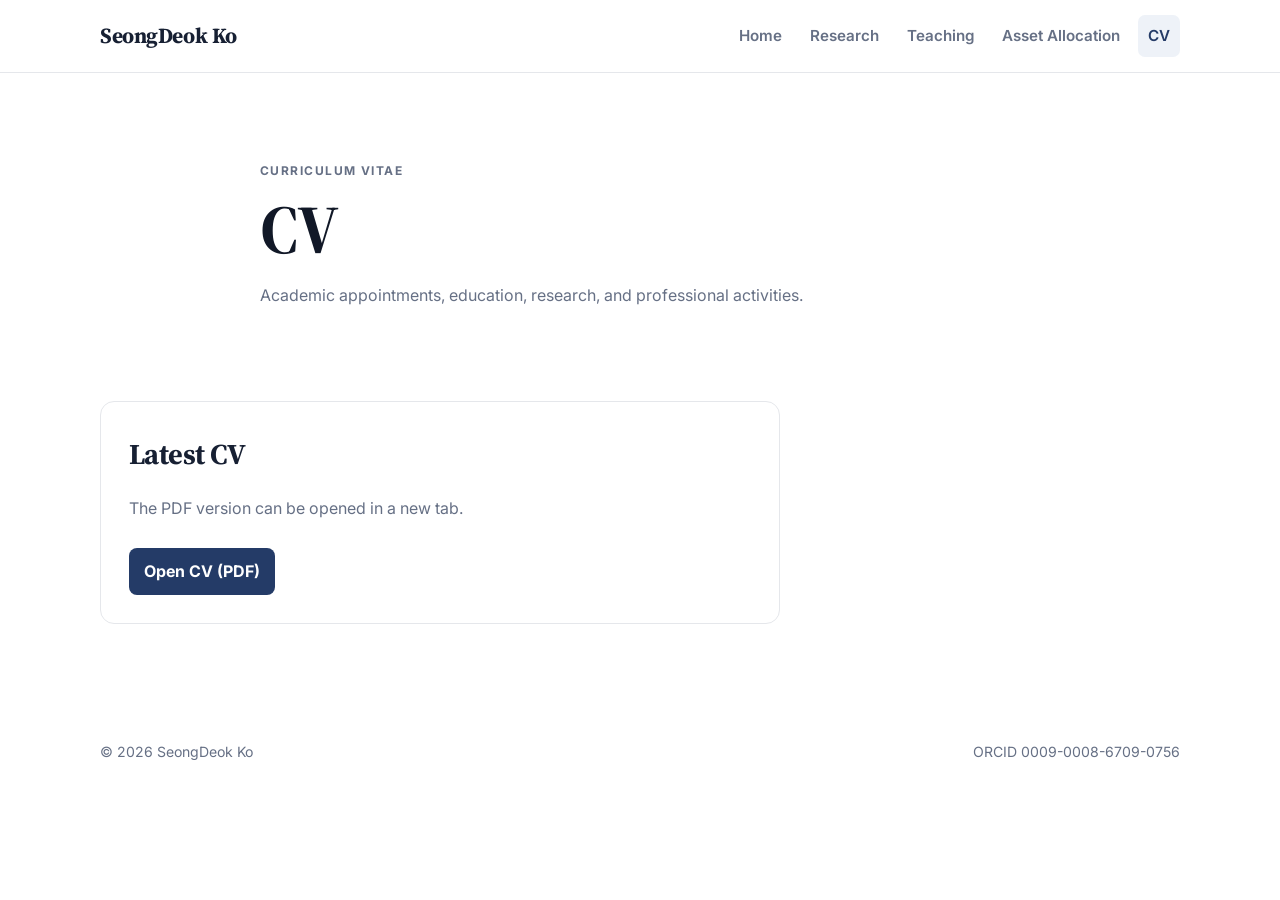
<file: cv.html>
<!doctype html>
<html lang="en">
  <head>
    <meta charset="UTF-8" />
    <meta name="viewport" content="width=device-width, initial-scale=1.0" />
    <meta name="description" content="Curriculum vitae of SeongDeok Ko." />
    <title>CV | SeongDeok Ko</title>
    <link rel="preconnect" href="https://fonts.googleapis.com" />
    <link rel="preconnect" href="https://fonts.gstatic.com" crossorigin />
    <link
      href="https://fonts.googleapis.com/css2?family=Inter:wght@400;500;600;700&family=Source+Serif+4:opsz,wght@8..60,600;8..60,700&display=swap"
      rel="stylesheet"
    />
    <link rel="stylesheet" href="styles.css" />
  </head>
  <body>
    <header class="site-header">
      <div class="container nav-wrap">
        <a class="site-name" href="index.html">SeongDeok Ko</a>
        <nav class="nav" aria-label="Primary navigation">
          <a href="index.html">Home</a>
          <a href="research.html">Research</a>
          <a href="teaching.html">Teaching</a>
          <a href="allocation.html">Asset Allocation</a>
          <a class="active" href="cv.html">CV</a>
        </nav>
      </div>
    </header>

    <main>
      <section class="page-hero container">
        <p class="section-kicker">Curriculum Vitae</p>
        <h1>CV</h1>
        <p>Academic appointments, education, research, and professional activities.</p>
      </section>

      <section class="page-section container">
        <div class="cv-card">
          <h2>Latest CV</h2>
          <p class="meta">The PDF version can be opened in a new tab.</p>
          <a class="primary-button" href="assets/CV.pdf" target="_blank" rel="noopener noreferrer">Open CV (PDF)</a>
        </div>
      </section>
    </main>

    <footer class="site-footer">
      <div class="container footer-inner">
        <p>© <span id="year"></span> SeongDeok Ko</p>
        <a href="https://orcid.org/0009-0008-6709-0756" target="_blank" rel="noopener noreferrer">ORCID 0009-0008-6709-0756</a>
      </div>
    </footer>

    <script>
      document.getElementById('year').textContent = new Date().getFullYear();
    </script>
  </body>
</html>
</file>
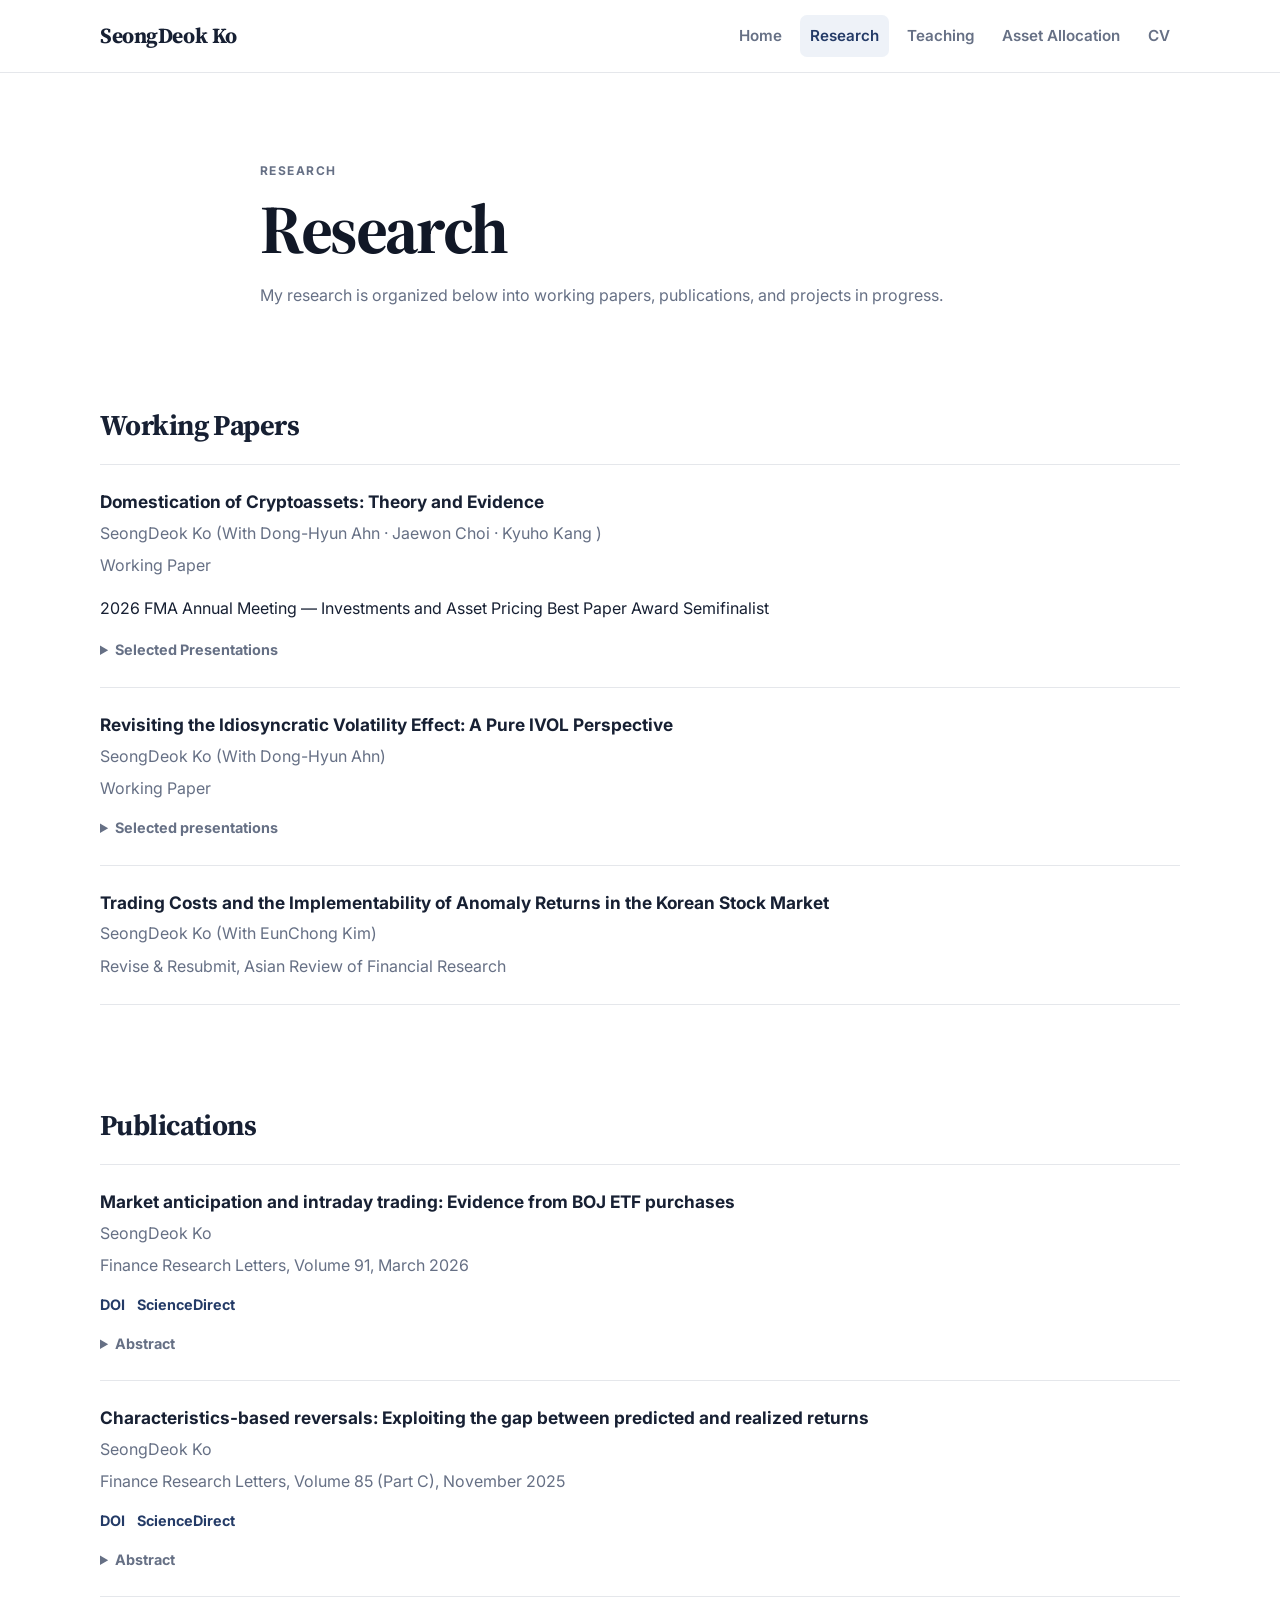
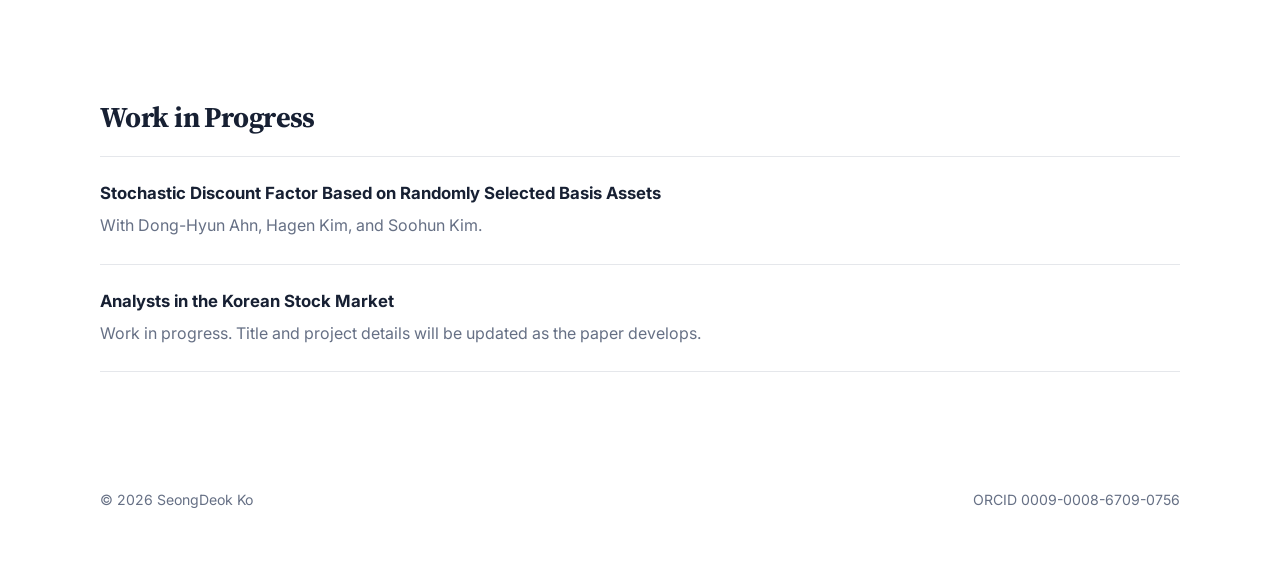
<file: research.html>
<!doctype html>
<html lang="en">
  <head>
    <meta charset="UTF-8" />
    <meta name="viewport" content="width=device-width, initial-scale=1.0" />
    <meta
      name="description"
      content="Research by SeongDeok Ko, Assistant Professor of Finance at Gachon University."
    />
    <title>Research | SeongDeok Ko</title>
    <link rel="preconnect" href="https://fonts.googleapis.com" />
    <link rel="preconnect" href="https://fonts.gstatic.com" crossorigin />
    <link
      href="https://fonts.googleapis.com/css2?family=Inter:wght@400;500;600;700&family=Source+Serif+4:opsz,wght@8..60,600;8..60,700&display=swap"
      rel="stylesheet"
    />
    <link rel="stylesheet" href="styles.css" />
  </head>
  <body>
    <header class="site-header">
      <div class="container nav-wrap">
        <a class="site-name" href="index.html">SeongDeok Ko</a>
        <nav class="nav" aria-label="Primary navigation">
          <a href="index.html">Home</a>
          <a class="active" href="research.html">Research</a>
          <a href="teaching.html">Teaching</a>
          <a href="allocation.html">Asset Allocation</a>
          <a href="cv.html">CV</a>
        </nav>
      </div>
    </header>

    <main>
      <section class="page-hero container">
        <p class="section-kicker">Research</p>
        <h1>Research</h1>
        <p>
          My research is organized below into working papers, publications, and projects in progress.
        </p>
      </section>

      <section class="page-section container" id="working-papers">
        <h2>Working Papers</h2>
        <div class="paper-list">
          <article class="paper">
  <h3>Domestication of Cryptoassets: Theory and Evidence</h3>

  <p class="paper-authors">
    SeongDeok Ko (With Dong-Hyun Ahn · Jaewon Choi · Kyuho Kang )
  </p>

  <p class="paper-venue">Working Paper</p>

  <p class="paper-award">
    2026 FMA Annual Meeting —
    Investments and Asset Pricing Best Paper Award Semifinalist
  </p>

  <details class="paper-abstract">
    <summary>Selected Presentations</summary>
    <ul class="presentation-list">
      <li>FMA Annual Meeting (2026)</li>
      <li>Multinational Finance Society Conference</li>
      <li>2024 FMA Asia/Pacific Meeting </li>
      <li>Samsung Global Research</li>
      <li>Hanyang University</li>
    </ul>
  </details>
</article>

          <article class="paper">
            <h3>Revisiting the Idiosyncratic Volatility Effect: A Pure IVOL Perspective</h3>
            <p class="paper-authors">SeongDeok Ko (With Dong-Hyun Ahn)</p>
            <p class="paper-venue">Working Paper</p>
            <details class="paper-abstract">
              <summary>Selected presentations</summary>
              <p>
                
              </p>
            </details>
          </article>

          <article class="paper">
            <h3>Trading Costs and the Implementability of Anomaly Returns in the Korean Stock Market</h3>
            <p class="paper-authors">SeongDeok Ko (With EunChong Kim)</p>
            <p class="paper-venue">Revise &amp; Resubmit, Asian Review of Financial Research</p>
          </article>
        </div>
      </section>

      <section class="page-section container" id="publications">
        <h2>Publications</h2>
        <div class="paper-list">
          <article class="paper">
            <h3>Market anticipation and intraday trading: Evidence from BOJ ETF purchases</h3>
            <p class="paper-authors">SeongDeok Ko</p>
            <p class="paper-venue">Finance Research Letters, Volume 91, March 2026</p>
            <div class="paper-links">
              <a href="https://doi.org/10.1016/j.frl.2025.109421" target="_blank" rel="noopener noreferrer">DOI</a>
              <a href="https://www.sciencedirect.com/science/article/pii/S1544612325026704" target="_blank" rel="noopener noreferrer">ScienceDirect</a>
            </div>
            <details class="paper-abstract">
              <summary>Abstract</summary>
              <p>
                Using the Bank of Japan’s equity ETF purchase program as a natural experiment, we estimate intervention probabilities from intraday returns and examine their effects on Nikkei 225 futures. We find that markets internalize expected policy actions through execution timing and liquidity provision rather than price adjustment.
              </p>
            </details>
          </article>

          <article class="paper">
            <h3>Characteristics-based reversals: Exploiting the gap between predicted and realized returns</h3>
            <p class="paper-authors">SeongDeok Ko</p>
            <p class="paper-venue">Finance Research Letters, Volume 85 (Part C), November 2025</p>
            <div class="paper-links">
              <a href="https://doi.org/10.1016/j.frl.2025.108081" target="_blank" rel="noopener noreferrer">DOI</a>
              <a href="https://www.sciencedirect.com/science/article/pii/S1544612325013388" target="_blank" rel="noopener noreferrer">ScienceDirect</a>
            </div>
            <details class="paper-abstract">
              <summary>Abstract</summary>
              <p>
                This paper studies short-term return reversals implied by the mismatch between characteristic-predicted return ranks and realized return ranks. A long–short strategy exploiting large decile-level divergences earns strong gross returns, but profitability is concentrated in small, illiquid, high-volatility stocks where transaction costs meaningfully limit implementability.
              </p>
            </details>
          </article>
        </div>
      </section>

      <section class="page-section container" id="work-in-progress">
        <h2>Work in Progress</h2>
        <div class="simple-list">
          <article class="simple-row">
            <h3>Stochastic Discount Factor Based on Randomly Selected Basis Assets</h3>
            <p>With Dong-Hyun Ahn, Hagen Kim, and Soohun Kim.</p>
          </article>
          <article class="simple-row">
            <h3>Analysts in the Korean Stock Market</h3>
            <p>Work in progress. Title and project details will be updated as the paper develops.</p>
          </article>
        </div>
      </section>
    </main>

    <footer class="site-footer">
      <div class="container footer-inner">
        <p>© <span id="year"></span> SeongDeok Ko</p>
        <a href="https://orcid.org/0009-0008-6709-0756" target="_blank" rel="noopener noreferrer">ORCID 0009-0008-6709-0756</a>
      </div>
    </footer>

    <script>
      document.getElementById('year').textContent = new Date().getFullYear();
    </script>
  </body>
</html>
</file>
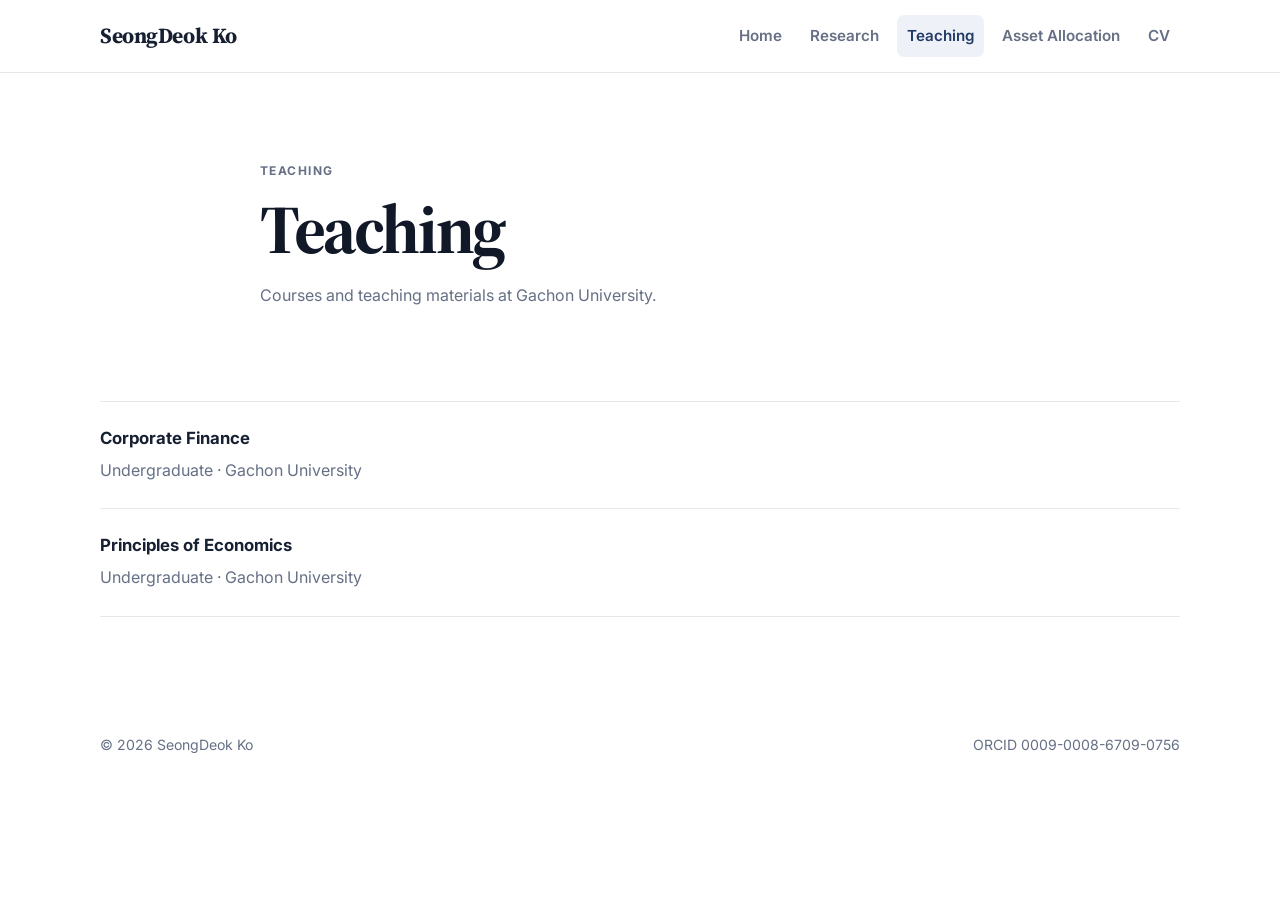
<file: teaching.html>
<!doctype html>
<html lang="en">
  <head>
    <meta charset="UTF-8" />
    <meta name="viewport" content="width=device-width, initial-scale=1.0" />
    <meta name="description" content="Teaching by SeongDeok Ko at Gachon University." />
    <title>Teaching | SeongDeok Ko</title>
    <link rel="preconnect" href="https://fonts.googleapis.com" />
    <link rel="preconnect" href="https://fonts.gstatic.com" crossorigin />
    <link
      href="https://fonts.googleapis.com/css2?family=Inter:wght@400;500;600;700&family=Source+Serif+4:opsz,wght@8..60,600;8..60,700&display=swap"
      rel="stylesheet"
    />
    <link rel="stylesheet" href="styles.css" />
  </head>
  <body>
    <header class="site-header">
      <div class="container nav-wrap">
        <a class="site-name" href="index.html">SeongDeok Ko</a>
        <nav class="nav" aria-label="Primary navigation">
          <a href="index.html">Home</a>
          <a href="research.html">Research</a>
          <a class="active" href="teaching.html">Teaching</a>
          <a href="allocation.html">Asset Allocation</a>
          <a href="cv.html">CV</a>
        </nav>
      </div>
    </header>

    <main>
      <section class="page-hero container">
        <p class="section-kicker">Teaching</p>
        <h1>Teaching</h1>
        <p>Courses and teaching materials at Gachon University.</p>
      </section>

      <section class="page-section container">
        <div class="simple-list">
          <article class="simple-row">
            <h3>Corporate Finance</h3>
            <p>Undergraduate · Gachon University</p>
          </article>
          <article class="simple-row">
            <h3>Principles of Economics</h3>
            <p>Undergraduate · Gachon University</p>
          </article>
        </div>
      </section>
    </main>

    <footer class="site-footer">
      <div class="container footer-inner">
        <p>© <span id="year"></span> SeongDeok Ko</p>
        <a href="https://orcid.org/0009-0008-6709-0756" target="_blank" rel="noopener noreferrer">ORCID 0009-0008-6709-0756</a>
      </div>
    </footer>

    <script>
      document.getElementById('year').textContent = new Date().getFullYear();
    </script>
  </body>
</html>
</file>
<file: styles.css>
* {
  box-sizing: border-box;
}

:root {
  --bg: #ffffff;
  --soft: #f7f8fa;
  --text: #172033;
  --muted: #667085;
  --line: #e5e7eb;
  --accent: #243b67;
  --accent-soft: #eef2f8;
  --max-width: 1080px;
}

html {
  scroll-behavior: smooth;
}

body {
  margin: 0;
  font-family: 'Inter', -apple-system, BlinkMacSystemFont, 'Segoe UI', sans-serif;
  background: var(--bg);
  color: var(--text);
  line-height: 1.7;
}

a {
  color: inherit;
}

img {
  max-width: 100%;
  display: block;
}

.container {
  width: min(calc(100% - 40px), var(--max-width));
  margin: 0 auto;
}

.site-header {
  position: sticky;
  top: 0;
  z-index: 10;
  background: rgba(255,255,255,0.96);
  backdrop-filter: blur(12px);
  border-bottom: 1px solid var(--line);
}

.nav-wrap {
  min-height: 72px;
  display: flex;
  align-items: center;
  justify-content: space-between;
  gap: 24px;
}

.site-name {
  text-decoration: none;
  font-family: 'Source Serif 4', Georgia, serif;
  font-size: 1.35rem;
  font-weight: 700;
  letter-spacing: -0.02em;
}

.nav {
  display: flex;
  gap: 8px;
  flex-wrap: wrap;
}

.nav a {
  text-decoration: none;
  color: var(--muted);
  font-size: 0.95rem;
  font-weight: 600;
  padding: 8px 10px;
  border-radius: 7px;
}

.nav a:hover,
.nav a.active {
  color: var(--accent);
  background: var(--accent-soft);
}

.hero {
  min-height: 520px;
  display: grid;
  grid-template-columns: minmax(0, 1fr) 260px;
  gap: 72px;
  align-items: center;
  padding-top: 90px;
  padding-bottom: 90px;
}

.eyebrow,
.section-kicker {
  margin: 0 0 12px;
  text-transform: uppercase;
  letter-spacing: 0.12em;
  font-size: 0.75rem;
  font-weight: 700;
  color: var(--accent);
}

.hero h1,
.page-hero h1,
.section-heading h2 {
  font-family: 'Source Serif 4', Georgia, serif;
  letter-spacing: -0.035em;
  color: #111827;
}

.hero h1 {
  margin: 0;
  font-size: clamp(3rem, 7vw, 5.1rem);
  line-height: 0.98;
}

.hero-intro {
  max-width: 720px;
  margin: 28px 0 0;
  font-size: 1.15rem;
  color: #374151;
}

.link-row {
  margin-top: 28px;
  display: flex;
  flex-wrap: wrap;
  gap: 12px 22px;
}

.text-link,
.section-link {
  color: var(--accent);
  text-decoration: none;
  font-weight: 700;
}

.text-link:hover,
.section-link:hover {
  text-decoration: underline;
  text-underline-offset: 4px;
}

.hero-photo-wrap {
  justify-self: end;
}

.profile-image {
  width: 220px;
  height: 220px;
  object-fit: cover;
  border-radius: 50%;
  border: 1px solid #dbe0e8;
  box-shadow: 0 12px 40px rgba(17,24,39,0.08);
}

.section {
  padding-top: 84px;
  padding-bottom: 84px;
}

.section-soft {
  background: var(--soft);
  border-top: 1px solid var(--line);
  border-bottom: 1px solid var(--line);
}

.section-heading {
  max-width: 730px;
  margin-bottom: 36px;
}

.section-heading.compact {
  margin-bottom: 20px;
}

.section-heading h2 {
  margin: 0 0 12px;
  font-size: clamp(2rem, 4vw, 3rem);
}

.section-heading p:not(.section-kicker),
.page-hero p,
.meta,
.paper-venue,
.paper-authors {
  color: var(--muted);
}

.overview-grid {
  display: grid;
  grid-template-columns: repeat(3, 1fr);
  gap: 18px;
}

.overview-card {
  text-decoration: none;
  border: 1px solid var(--line);
  border-radius: 14px;
  padding: 26px;
  background: #fff;
  transition: transform 0.18s ease, box-shadow 0.18s ease, border-color 0.18s ease;
}

.overview-card:hover {
  transform: translateY(-3px);
  border-color: #cbd5e1;
  box-shadow: 0 12px 28px rgba(17,24,39,0.07);
}

.overview-number {
  color: #98a2b3;
  font-size: 0.8rem;
  font-weight: 700;
}

.overview-card h3 {
  margin: 14px 0 8px;
  font-size: 1.1rem;
}

.overview-card p {
  margin: 0;
  color: var(--muted);
  font-size: 0.95rem;
}

.publication-list,
.paper-list,
.simple-list {
  border-top: 1px solid var(--line);
}

.publication-row,
.paper,
.simple-row {
  border-bottom: 1px solid var(--line);
  padding: 24px 0;
}

.publication-row {
  display: flex;
  justify-content: space-between;
  gap: 28px;
  align-items: start;
}

.publication-row h3,
.paper h3,
.simple-row h3 {
  margin: 0;
  font-size: 1.05rem;
  line-height: 1.5;
}

.publication-row p,
.simple-row p {
  margin: 6px 0 0;
  color: var(--muted);
}

.publication-row > a {
  flex: 0 0 auto;
  text-decoration: none;
  color: var(--accent);
  font-weight: 700;
  font-size: 0.9rem;
}

.section-link {
  display: inline-block;
  margin-top: 28px;
}

.page-hero {
  padding-top: 88px;
  padding-bottom: 52px;
  max-width: 760px;
}

.page-hero h1 {
  margin: 0 0 14px;
  font-size: clamp(2.6rem, 6vw, 4.3rem);
  line-height: 1.05;
}

.page-section {
  padding-top: 24px;
  padding-bottom: 72px;
}

.page-section h2 {
  margin: 0 0 14px;
  font-family: 'Source Serif 4', Georgia, serif;
  font-size: 1.8rem;
  letter-spacing: -0.02em;
}

.paper h3 {
  font-size: 1.08rem;
}

.paper-authors,
.paper-venue {
  margin: 5px 0 0;
}

.paper-links {
  display: flex;
  flex-wrap: wrap;
  gap: 12px;
  margin-top: 14px;
}

.paper-links a {
  text-decoration: none;
  color: var(--accent);
  font-weight: 700;
  font-size: 0.9rem;
}

.paper-links a:hover {
  text-decoration: underline;
  text-underline-offset: 3px;
}

.paper-abstract {
  margin-top: 14px;
}

.paper-abstract summary {
  cursor: pointer;
  color: var(--muted);
  font-weight: 700;
  font-size: 0.9rem;
}

.paper-abstract p {
  margin: 12px 0 0;
  max-width: 820px;
  color: #4b5563;
}

.placeholder-note {
  margin-top: 18px;
  padding: 16px 18px;
  border-left: 3px solid #cbd5e1;
  background: var(--soft);
  color: var(--muted);
  font-size: 0.93rem;
}

.cv-card {
  border: 1px solid var(--line);
  border-radius: 14px;
  padding: 28px;
  max-width: 680px;
}

.primary-button {
  display: inline-block;
  margin-top: 10px;
  padding: 10px 15px;
  background: var(--accent);
  color: #fff;
  text-decoration: none;
  border-radius: 8px;
  font-weight: 700;
}

.site-footer {
  padding: 30px 0 40px;
}

.footer-inner {
  display: flex;
  justify-content: space-between;
  gap: 20px;
  align-items: center;
  color: var(--muted);
  font-size: 0.88rem;
}

.footer-inner a {
  color: var(--muted);
  text-decoration: none;
}

.footer-inner a:hover {
  color: var(--accent);
}

@media (max-width: 800px) {
  .nav-wrap {
    align-items: flex-start;
    flex-direction: column;
    padding-top: 16px;
    padding-bottom: 16px;
  }

  .hero {
    grid-template-columns: 1fr;
    gap: 36px;
    padding-top: 58px;
    padding-bottom: 64px;
  }

  .hero-photo-wrap {
    justify-self: start;
    order: -1;
  }

  .profile-image {
    width: 150px;
    height: 150px;
  }

  .overview-grid {
    grid-template-columns: 1fr;
  }

  .publication-row {
    flex-direction: column;
    gap: 10px;
  }


/* Award recognition */
.paper-award {
  margin: 12px 0 8px;
  padding: 5px 0 5px 12px;
  border-left: 3px solid var(--accent);
  color: var(--accent);
  font-size: 0.92rem;
  font-weight: 600;
  line-height: 1.6;
}

/* Presentation list */
.presentation-list {
  margin: 12px 0 4px;
  padding-left: 24px;
  color: #4b5563;
  font-size: 0.94rem;
  line-height: 1.7;
}

.presentation-list li {
  margin-bottom: 5px;
}


  

  .footer-inner {
    align-items: flex-start;
    flex-direction: column;
  }
}
</file>
